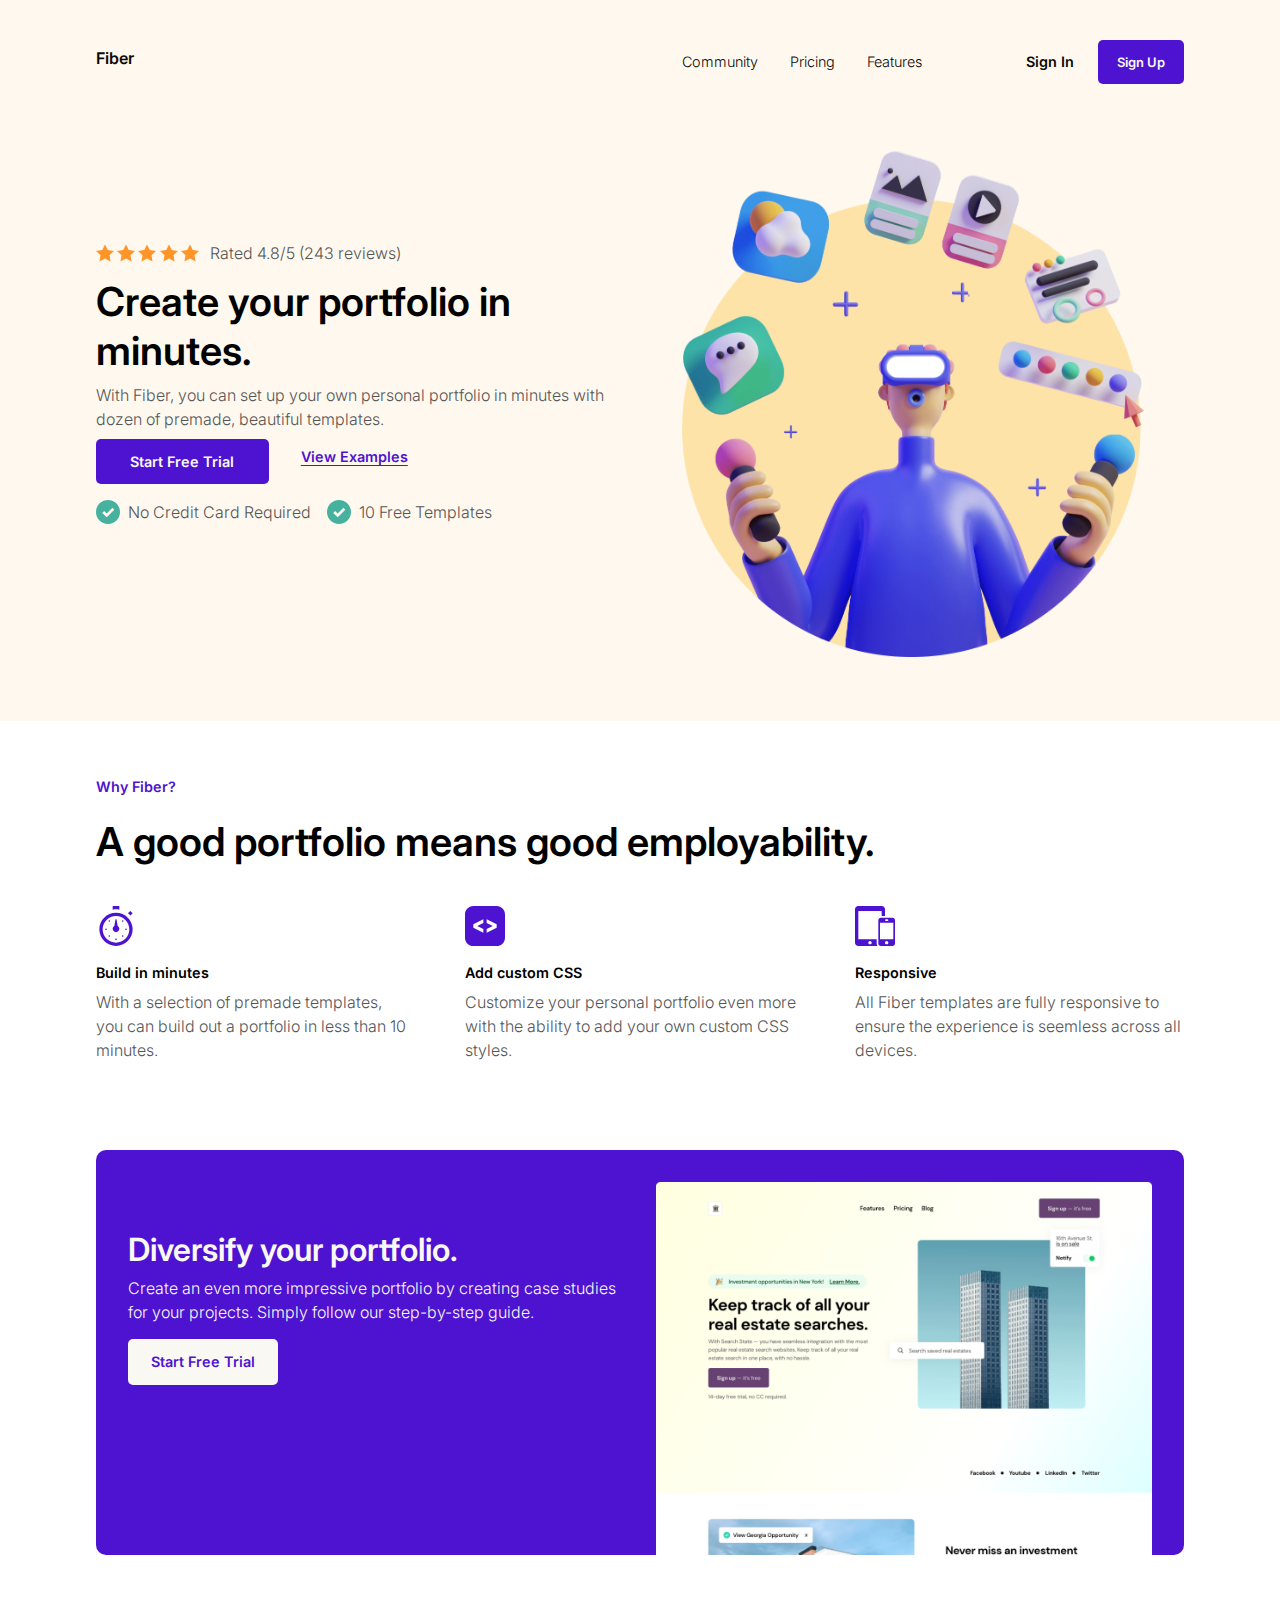
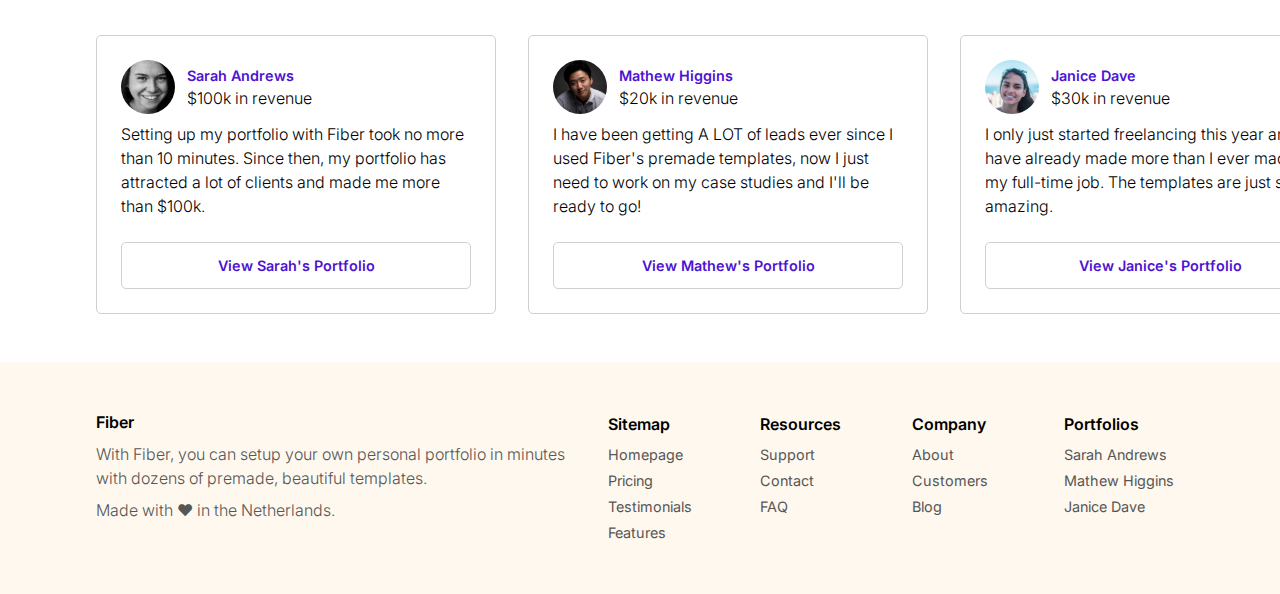
<file: index.html>
<!DOCTYPE html>
<html lang="en">
<head>
    <meta charset="UTF-8">
    <meta http-equiv="X-UA-Compatible" content="IE=edge">
    <meta name="viewport" content="width=device-width, initial-scale=1.0">
    <title>Fiber</title>
    <!-- Google Fonts -->
    <link rel="preconnect" href="https://fonts.googleapis.com">
    <link rel="preconnect" href="https://fonts.gstatic.com" crossorigin>
    <link 
        href="https://fonts.googleapis.com/css2?family=Inter:wght@300;400;600&display=swap" 
        rel="stylesheet">
    <!-- Cloudflare -->
    <link 
        rel="stylesheet" 
        href="https://cdnjs.cloudflare.com/ajax/libs/font-awesome/6.1.1/css/all.min.css">
    <!-- Custom Styles -->
    <link
        href="./index.css"
        rel="stylesheet">
</head>
<body>
    <article class="article article__hero">
        <header class="header">
            <p class="fiber bold">Fiber</p>
            <nav class="nav" aria-label="navigation" aria-hidden="false" data-visible="false">
                <ul class="nav__list">
                    <li class="nav__item"><a href="#" class="nav__link">Community</a></li>
                    <li class="nav__item"><a href="#" class="nav__link">Pricing</a></li>
                    <li class="nav__item"><a href="#" class="nav__link">Features</a></li>
                    <div class="nav__buttons">
                        <button class="nav__item nav__item__sign-in" type="button"><a href="#" class="nav__link nav__link__sign-in">Sign In</a></button>
                        <button class="nav__item bold" type="button"><a href="#" class="nav__link" type="button">Sign Up</a></button>
                    </div>
                </ul>
            </nav>
            <img src="./Assets/Hamburger Menu.svg" alt="toggle menu icon" class="hamburger__icon">
        </header>

        <div class="hero">
            <div class="hero__image__container">
                <img 
                    src="Assets/hero-Illustration.png" 
                    alt="illustrated person using virtual reality goggles"
                    class="hero__image">
            </div>
          <div class="hero__text">
            <div class="hero__ratings">
                <img src="./Assets/star.svg" alt="rating star">
                <img src="./Assets/star.svg" alt="rating star">
                <img src="./Assets/star.svg" alt="rating star">
                <img src="./Assets/star.svg" alt="rating star">
                <img src="./Assets/star.svg" alt="rating star">
                <p>Rated 4.8/5 (243 reviews)</p>
            </div>
            <h1 class="hero__title">Create your portfolio in minutes.</h1>
            <p class="hero__subtitle">
                With Fiber, you can set up your own personal portfolio in minutes with
                dozen of premade, beautiful templates.
            </p>
            <div class="hero__button-with-link">
                <button class="hero__button bold">Start Free Trial</button>
                <div class="examples__link">
                    <a href="#" class="bold">View Examples</a>
                </div>
            </div>
            <div class="checkmark__areas">
                <div class="checkmark__area checkmark__area1">
                    <img src="./Assets/Checkmark.svg" alt="checkmark" class="checkmark__icon">
                    <p class="checkmark__text">No Credit Card Required</p>
                </div>
                <div class="checkmark__area checkmark__area2">
                    <img src="./Assets/Checkmark.svg" alt="checkmark" class="checkmark__icon">
                    <p class="checkmark__text">10 Free Templates</p>
                </div>
            </div>
          </div>
        </div>
    </article>

    <article class="article article__why-fiber">
        <p class="article__title__why-fiber bold">Why Fiber?</p>
        <h1 class="article__subtitle article__subtitle__why-fiber">
            A good portfolio means good employability.
        </h1>

        <div class="features__why-fiber">
            <div class="feature feature1">
                <img src="./Assets/time.svg" alt="a stopwatch" class="feature__icon">
                <p class="feature__title bold">Build in minutes</p>
                <p class="feature__body">
                    With a selection of premade templates, you can build out
                    a portfolio in less than 10 minutes.
                </p>
            </div>
            <div class="feature feature2">
                <img src="./Assets/code.svg" alt="a code icon" class="feature__icon">
                <p class="feature__title bold">Add custom CSS</p>
                <p class="feature__body">
                    Customize your personal portfolio even more with the 
                    ability to add your own custom CSS styles.
                </p>
            </div>
            <div class="feature feature3">
                <img src="./Assets/allSizes.svg" alt="a tablet and phone" class="feature__icon">
                <p class="feature__title bold">Responsive</p>
                <p class="feature__body">
                    All Fiber templates are fully responsive to ensure the
                    experience is seemless across all devices.
                </p>
            </div>
        </div>
    </article>

    <article class="article article__free-trial">
        <div class="article__free-trial__container">
          <div>
            <h1 class="article__title">
                Diversify your portfolio.
            </h1>
            <p class="article__body">
                Create an even more impressive portfolio by creating case
                studies for your projects. Simply follow our step-by-step guide.
            </p>
            <button class="free-trial-button">Start Free Trial</button>
          </div>
            <img src="./Assets/Page Image.png" alt="portfolio page example" class="free-trial-image">
        </div>
    </article>

    <article class="article article__testimonials">
        <div class="testimonials__list">
            <div class="testimonial">
                <div class="testimonial-header">
                    <img src="./Assets/User Avatar.svg" alt="sarah andrews headshot">
                    <div>
                        <p class="testimonial-name bold">Sarah Andrews</p>
                        <p>$100k in revenue</p>
                    </div>
                </div>
                <div class="testimonial-body">
                    <p>
                        Setting up my portfolio with Fiber took no more than 10 minutes. 
                        Since then, my portfolio has attracted a lot of clients and made 
                        me more than $100k.
                    </p>
                </div>
                <button class="testimonial-btn">View Sarah's Portfolio</button>
            </div>

            <div class="testimonial">
                <div class="testimonial-header">
                    <img src="./Assets/User Avatar 2.svg" alt="sarah andrews headshot">
                    <div>
                        <p class="testimonial-name bold">Mathew Higgins</p>
                        <p>$20k in revenue</p>
                    </div>
                </div>
                <div class="testimonial-body">
                    <p>
                        I have been getting A LOT of leads ever since I used Fiber's premade 
                        templates, now I just need to work on my case studies and I'll be 
                        ready to go!
                    </p>
                </div>
                <button class="testimonial-btn">View Mathew's Portfolio</button>
            </div>

            <div class="testimonial">
                <div class="testimonial-header">
                    <img src="./Assets/User Avatar 32.svg" alt="sarah andrews headshot">
                    <div>
                        <p class="testimonial-name bold">Janice Dave</p>
                        <p>$30k in revenue</p>
                    </div>
                </div>
                <div class="testimonial-body">
                    <p>
                        I only just started freelancing this year and I have already made 
                        more than I ever made in my full-time job. The templates are 
                        just so amazing.
                    </p>
                </div>
                <button class="testimonial-btn">View Janice's Portfolio</button>
            </div>
        </div>
    </article>

    <footer class="footer">
        <div class="fiber-description">
            <p class="bold">Fiber</p>
            <p>
                With Fiber, you can setup your own personal portfolio in minutes 
                with dozens of premade, beautiful templates.
            </p>
            <p>Made with ♥ in the Netherlands.</p>
        </div>

        <div class="footer-nav">
            <ul class="footer-nav__list">
                <ul class="footer-nav__list-item">
                    <li class="footer-nav__list-title bold">Sitemap</li>
                    <li class="footer-nav__list-subitem">
                        <a href="#" class="footer-nav__link">Homepage</a>
                    </li>
                    <li class="footer-nav__list-subitem">
                        <a href="#" class="footer-nav__link">Pricing</a>
                    </li>
                    <li class="footer-nav__list-subitem">
                        <a href="#" class="footer-nav__link">Testimonials</a>
                    </li>
                    <li class="footer-nav__list-subitem">
                        <a href="#" class="footer-nav__link">Features</a>
                    </li>
                </ul>

                <ul class="footer-nav__list-item">
                    <li class="footer-nav__list-title bold">Resources</li>
                    <li class="footer-nav__list-subitem">
                        <a href="#" class="footer-nav__link">Support</a>
                    </li>
                    <li class="footer-nav__list-subitem">
                        <a href="#" class="footer-nav__link">Contact</a>
                    </li>
                    <li class="footer-nav__list-subitem">
                        <a href="#" class="footer-nav__link">FAQ</a>
                    </li>
                </ul>

                <ul class="footer-nav__list-item">
                    <li class="footer-nav__list-title bold">Company</li>
                    <li class="footer-nav__list-subitem">
                        <a href="#" class="footer-nav__link">About</a>
                    </li>
                    <li class="footer-nav__list-subitem">
                        <a href="#" class="footer-nav__link">Customers</a>
                    </li>
                    <li class="footer-nav__list-subitem">
                        <a href="#" class="footer-nav__link">Blog</a>
                    </li>
                </ul>

                <ul class="footer-nav__list-item">
                    <li class="footer-nav__list-title bold">Portfolios</li>
                    <li class="footer-nav__list-subitem">
                        <a href="#" class="footer-nav__link">Sarah Andrews</a>
                    </li>
                    <li class="footer-nav__list-subitem">
                        <a href="#" class="footer-nav__link">Mathew Higgins</a>
                    </li>
                    <li class="footer-nav__list-subitem">
                        <a href="#" class="footer-nav__link">Janice Dave</a>
                    </li>
                </ul>
            </ul>
        </div>
    </footer>

    <script src="./index.js"></script>
</body>
</html>
</file>
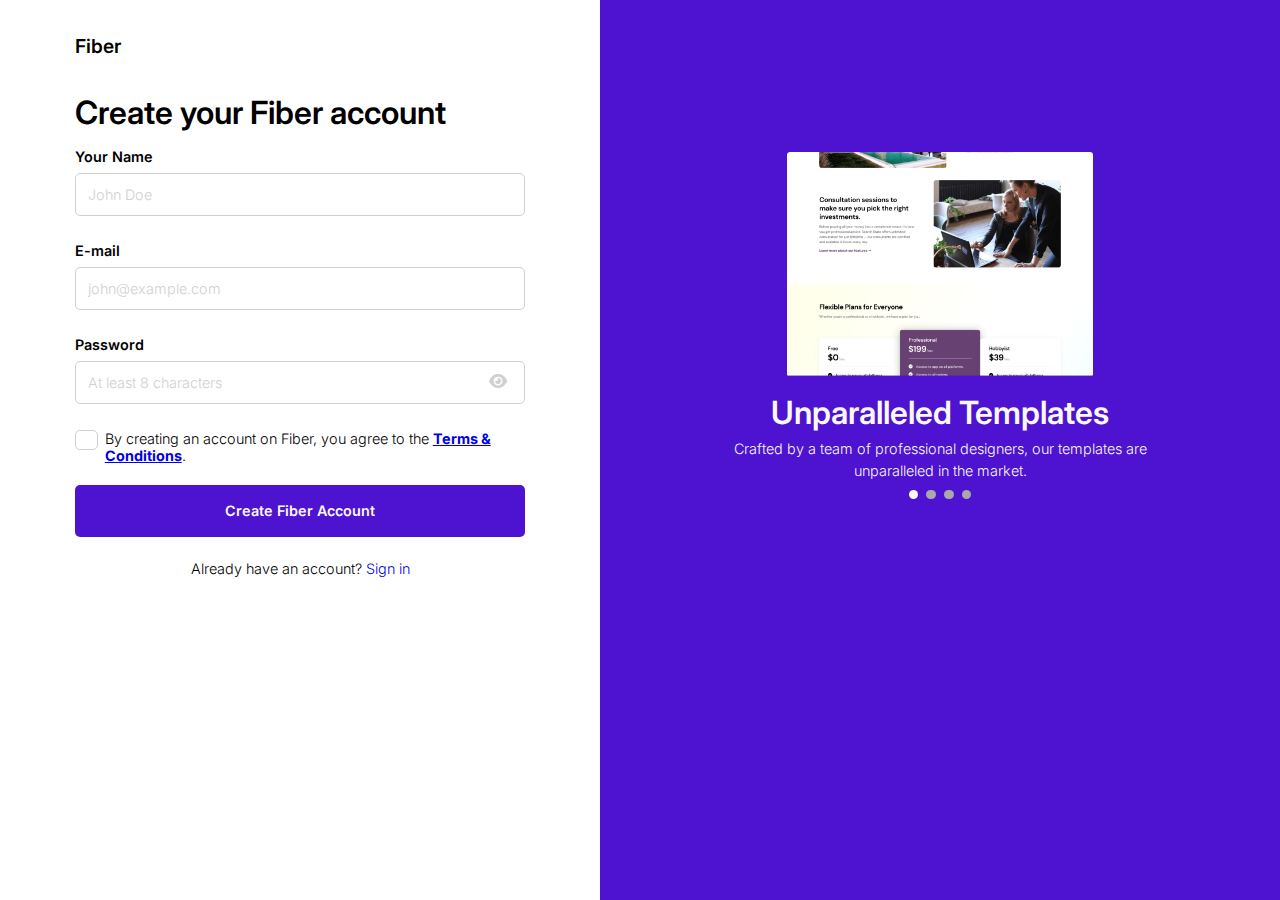
<file: signUp.html>
<!DOCTYPE html>
<html lang="en">
<head>
    <meta charset="UTF-8">
    <meta http-equiv="X-UA-Compatible" content="IE=edge">
    <meta name="viewport" content="width=device-width, initial-scale=1.0">
    <title>Fiber</title>
    <!-- Google Fonts -->
    <link rel="preconnect" href="https://fonts.googleapis.com">
    <link rel="preconnect" href="https://fonts.gstatic.com" crossorigin>
    <link 
        href="https://fonts.googleapis.com/css2?family=Inter:wght@300;400;600&display=swap" 
        rel="stylesheet">
    <!-- Cloudflare -->
    <link 
        rel="stylesheet" 
        href="https://cdnjs.cloudflare.com/ajax/libs/font-awesome/6.1.1/css/all.min.css">
    <!-- Custom Styles -->
    <link
        href="./signUp.css"
        rel="stylesheet">
</head>
<body>
    <div class="container">
        <div class="sign-up-page">
            <header>
                <p class="fiber bold">Fiber</p>
            </header>

            <h1 class="sign-up__title">Create your Fiber account</h1>
            
            <form class="sign-up__form">
                <label for="name" class="name__label">Your Name</label>
                <input id="name" name="name" class="name__input" type="text" placeholder="John Doe" required>
                
                <label for="email" class="email__label">E-mail</label>
                <input id="email" name="email" class="email__input" type="email" placeholder="john@example.com" required>

                <label for="password" class="password__label">Password</label>
                <div class="password-container">
                    <input id="password" name="password" class="password__input" type="password" placeholder="At least 8 characters" min="8" required>
                    <i class="fa-solid fa-eye" id="eye"></i>
                </div>

                <div class="terms__area">
                    <input type="checkbox" id="terms" class="input__terms" name="terms" value="terms">
                    <label for="terms" class="terms__label">By creating an account on Fiber, you agree to the 
                        <a href="#" class="terms__link">Terms & Conditions</a>.
                    </label>
                </div>

                <button class="submit-button" type="submit">Create Fiber Account</button>
            </form>

            <p class="sign-in">Already have an account?
                <a href="#" class="sign-in__link">Sign in</a>
            </p>
        </div>

        <div class="sign-up-carousel">
            <div class="sign-up-image">
                <img src="./Assets/Sign Up Image.png" alt="template examples" class="sign-up-image-image">
            </div>

            <h1 class="sign-up-carousel__title">Unparalleled Templates</h1>
            <p class="sign-up-carousel__body">
                Crafted by a team of professional designers, our templates are unparalleled
                in the market.
            </p>

            <form class="template-picker" action="change-template-example">
                <label for="template1" class="visually-hidden" aria-hidden="true">Template 1</label>
                <input type="radio" name="template" id="template1" checked>

                <label for="template2" class="visually-hidden" aria-hidden="true">Template 2</label>
                <input type="radio" name="template" id="template2">

                <label for="template3" class="visually-hidden" aria-hidden="true">Template 3</label>
                <input type="radio" name="template" id="template3">

                <label for="template4" class="visually-hidden" aria-hidden="true">Template 4</label>
                <input type="radio" name="template" id="template4">
            </form>
        </div>
    </div>

    <script src="signUp.js"></script>
</body>
</html>
</file>
<file: index.css>
*, *::before, *::after {
    box-sizing: border-box;
}

* {
    margin: 0;
    padding: 0;
    font: inherit;
}

:root {
    --ff-primary: 'Inter', sans-serif;

    --fw-h1: 600;
    --fw-body-bold: 600;
    --fw-body: 300;

    --fs-h1: 1.8em;
    --fs-body-bold: .9em;
    --fs-body: .9em;

    --clr-light: #F9F8F3;
    --clr-light-yellow: #fff8ee;
    --clr-dark: #0B0A08;
    --clr-dark-gray: #565656;
    --clr-accent: #4E13D1;
}

html {
    /* color-scheme: dark light; */
    scroll-behavior: smooth;
}

body {
    min-height: 100vh;
}

img, picture, svg, video {
    display: block;
    max-width: 100%;
}

/* Typography */

h1 {
    font-family: var(--ff-primary);
    font-weight: var(--fw-h1);
    font-size: var(--fs-h1);
}

p {
    font-family: var(--ff-primary);
    font-weight: var(--fw-body);
    font-size: var(--fs-body);
    line-height: 1.5em;
    color: var(--clr-dark-gray);
}

.bold {
    font-family: var(--ff-primary);
    font-weight: var(--fw-body-bold);
    font-size: var(--fs-body-bold);
}

label {
    font-family: var(--ff-primary);
    font-weight: var(--fw-body-bold);
    font-size: var(--fs-body-bold);
}

input {
    font-family: var(--ff-primary);
    font-weight: var(--fw-body);
    font-size: var(--fs-body);
}

@media (min-width: 800px) {
    h1 { font-size: 2.5em }
    p { font-size: 1em }
}

/* General Styles */

h1 { padding: .5em 0 .2em }

p { padding-bottom: .5em }

button {
    background-color: var(--clr-accent);
    color: var(--clr-light);
    border: none;
    border-radius: 5px;
    width: 100%;
    transition: 250ms ease-in-out;
}

button:hover {
    cursor: pointer;
    scale: 105%;
    transition: 250ms ease-in-out;
}

.header {
    display: flex;
    justify-content: space-between;
    align-items: center;
}

article {
    padding: 3em 1.8em 1em;
}

.article__subtitle {
    padding: .3em 0 1em;
}

@media (min-width: 800px) {
    article {
        padding: 2.5em 6em;
    }
}

/* Nav */

.nav__list {
    list-style: none;
    padding-left: 0;
    display: flex;
    justify-content: space-between;
    align-items: center;
}

.nav__item {
    padding: 0 1em;
}

.nav__link{
    font-family: var(--ff-primary);
    font-weight: var(--fw-body);
    font-size: var(--fs-body);
    text-decoration: none;
    color: var(--clr-dark);
}

.nav__buttons {
    display: inline-flex;
    margin-left: 4em;
}

.nav__item[type="button"] { 
    padding: .8em 1em;
    width: 6em;
}
.nav__link[type="button"] { 
    color: var(--clr-light);
    font-weight: var(--fw-body-bold);
}

.nav__item__sign-in {
    background-color: transparent;
}
.nav__link__sign-in { font-weight: var(--fw-body-bold) }

.hamburger__icon { 
    display: none;
    z-index: 9999;
}
.hamburger__icon:hover {
    cursor: pointer;
}

.fiber { z-index: 10 }


@media (max-width: 800px) {
    .hamburger__icon {
        display: block;

    }

    .nav {
        position: fixed;
        background-color: rgba(255, 255, 255, 0.8);
        backdrop-filter: blur(3px);
        inset: 0;
        transform: translateX(100%);
        transition: 500ms ease-in-out;
    }

    .nav[data-visible="true"] {
        transform: translateX(0%);
        transition: 500ms ease-in-out;
    }

    .nav__list {
        flex-direction: column;
        justify-content: space-evenly;
        height: 100vh;
    }

    .nav__buttons {
        flex-direction: column;
        align-items: center;
        margin: 0;
    }

    .nav__item[type="button"] {
        margin: 1em 0;
    }
}

/* Hero */
.fiber {
    color: var(--clr-dark);
    font-size: 1em;
}

.article__hero {
    background-color: var(--clr-light-yellow);
}

.hero__ratings {
    display: none;
}

.hero__button {
    padding: 1em 2em;
    margin: .8em auto;
}

.examples__link {
    margin: .5em auto 1em;
    text-align: center;
}

.examples__link > * {
    color: var(--clr-accent);
    text-underline-offset: 3px;
}

.checkmark__area {
    display: flex;
    align-items: flex-start;
    gap: .5em;
    margin: .2em auto;
}

@media (min-width: 800px) {
    .article__hero { padding-bottom: 4em }

    .hero {
        display: flex;
        flex-direction: row-reverse;
        align-items: center;
        margin-top: 2em;
    }

    .hero__ratings {
        display: inline-flex;
        gap: .2em;
    }
    
    .hero__ratings p {
        padding: 0 0 0 .5em;
    }

    .hero__title { padding-top: .2em }

    .hero__image__container,
    .hero__text { flex-basis: 50% }

    .hero__button { 
        max-width: 12em;
        margin: 0;
    }

    .examples__link { margin-left: 2em }

    .hero__button-with-link,
    .checkmark__areas {
        display: flex;
        justify-content: flex-start;
        align-items: center;
    }

    .checkmark__area { margin: 1em 1em 0 0 }
}


/* why fiber? article */

.article__title__why-fiber { 
    color: var(--clr-accent);
    padding-top: 1em;
}

.features__why-fiber {
    display: flex;
    flex-direction: column;
    gap: 1.5em;
}

.feature__title { color: #000 }

.feature img { padding-bottom: 1em }

@media(min-width: 800px) {
    .features__why-fiber {
        flex-direction: row;
        gap: 3.5em;
    }
}


/* free trial article */

.article__free-trial h1,
.article__free-trial p { color: var(--clr-light) }


.article__free-trial__container {
    background-color: var(--clr-accent);
    padding: 2em 2em 0;
    border-radius: 10px;
}

.free-trial-button {
    background-color: var(--clr-light);
    color: var(--clr-accent);
    font-family: var(--ff-primary);
    font-weight: var(--fw-body-bold);
    font-size: var(--fs-body-bold);
    padding: 1em;
    margin-top: .5em;
}

.article__free-trial__container img {
    margin-top: 3em;
}

@media(min-width: 800px) {
    .article__free-trial__container {
        display: grid;
        grid-template-columns: 1fr 1fr;
        gap: 2em;
    }

    .article__free-trial__container div {
        padding-top: 2em;
    }

    .article__free-trial h1 {
        font-size: 2em;
    }

    .article__free-trial__container img {
        margin-top: 0;
    }

    .free-trial-button {
        max-width: 150px;
    }
}


/* testimonials */

.testimonials__list {
    display: flex;
    flex-direction: column;
    gap: 2em;
}

.testimonial {
    border: 1px solid #d0d0d0;
    border-radius: 5px;
    padding: 1em;
}

.testimonial-header > * {
    display: inline-block;
    padding-bottom: .5em;
}

.testimonial-header img { 
    vertical-align: top;
    padding-right: .5em;
}

.testimonial p:not(.testimonial-name) { 
    color: #000;
    padding-bottom: 0;
}

.testimonial-name { 
    color: var(--clr-accent);
    padding: 5px 0 0;
}

.testimonial-body { padding-bottom: .5em }

.testimonial button {
    background-color: transparent;
    border: 1px solid #d0d0d0;
    color: var(--clr-accent);
    font-family: var(--ff-primary);
    font-weight: var(--fw-body-bold);
    font-size: var(--fs-body-bold);
    padding: 1em;
}

.article__testimonials { padding-bottom: 3em }

@media (min-width: 800px) {
    .article__testimonials {
        overflow-x: scroll;
    }

    .testimonials__list {
        flex-direction: row;
        flex-wrap: nowrap;
    }

    .testimonials__list > * {
        min-width: 400px;
        padding: 1.5em;
    }

    .testimonial-body { padding-bottom: 1.5em }
}


/* footer */

footer {
    background-color: var(--clr-light-yellow);
    padding: 3em 2em;
    display: flex;
    flex-direction: column;
    gap: 2em;
}

.fiber-description .bold,
.footer-nav__list-title { 
    color: #000;
    font-size: 1em;
}

.footer-nav__list {
    display: flex;
    flex-direction: column;
    gap: 2em;
}

.footer-nav__list-title { padding-bottom: .5em }

footer ul {
    list-style: none;
}

footer li { padding: .25em 0 }

footer a {
    text-decoration: none;
    font-family: var(--ff-primary);
    font-weight: var(--fs-body);
    font-size: var(--fs-body);
    color: var(--clr-dark-gray);
}

@media (min-width: 800px) {
    footer { padding: 3em 6em }
}

@media (min-width: 1000px) {
    footer, .footer-nav__list {
        flex-direction: row;
        gap: 2em;
    }

    .footer-nav__list-item {
        min-width: 120px;
    }
}
</file>
<file: signUp.css>
*, *::before, *::after {
    box-sizing: border-box;
}

* {
    margin: 0;
    padding: 0;
    font: inherit;
}

:root {
    --ff-primary: 'Inter', sans-serif;

    --fw-h1: 600;
    --fw-body-bold: 600;
    --fw-body: 300;

    --fs-h1: 2em;
    --fs-body-bold: .9em;
    --fs-body: .9em;

    --clr-light: #F9F8F3;
    --clr-dark: #0B0A08;
    --clr-accent: #4E13D1;
}

html {
    /* color-scheme: dark light; */
    scroll-behavior: smooth;
}

body {
    min-height: 100vh;
}

img, picture, svg, video {
    display: block;
    max-width: 100%;
}

/* Typography */

h1 {
    font-family: var(--ff-primary);
    font-weight: var(--fw-h1);
    font-size: var(--fs-h1);
}

p {
    font-family: var(--ff-primary);
    font-weight: var(--fw-body);
    font-size: var(--fs-body);
    line-height: 1.5em;
}

.bold {
    font-family: var(--ff-primary);
    font-weight: var(--fw-body-bold);
    font-size: var(--fs-body-bold);
}

label {
    font-family: var(--ff-primary);
    font-weight: var(--fw-body-bold);
    font-size: var(--fs-body-bold);
}

input {
    font-family: var(--ff-primary);
    font-weight: var(--fw-body);
    font-size: var(--fs-body);
}

/* General */

header,
h1,
form,
p {
    max-width: 450px;
    margin: 0 auto;
}


/* Sign up page */

.container { height: 100vh }

.sign-up-page {
    padding: 3em 2em;
}

.fiber {
    font-size: 1.2em;
}

.sign-up__title {
    margin: 1.5em auto .5em;
}

.name__label,
.email__label,
.password__label { 
    display: block;
    padding-bottom: 8px;
}

.name__input,
.email__input,
.password__input {
    margin-bottom: 1.8em;
    padding: 12px;
    border: 1px solid #d0d0d0;
    border-radius: 5px;
    width: 100%;
}

.name__input::placeholder,
.email__input::placeholder,
.password__input::placeholder {
    color: #d0d0d0;
}

.password-container {
    width: 100%;
    position: relative;
}

.fa-eye {
    position: absolute;
    top: 18%;
    right: 4%;
    cursor: pointer;
    color: #d0d0d0;
}

.terms__area {
    display: flex;
    justify-content: flex-start;
    max-width: 600px;
}

.input__terms {
    appearance: none;
    border: 1px solid #d0d0d0;
    border-radius: 5px;
    width: 25px;
    height: 20px;
    margin-right: .5em;
    vertical-align: sub;
    position: relative;
}

.input__terms:checked::before {
    position: absolute;
    left: 3px;
    content: "✓";
}

.terms__label {
    font-weight: var(--fw-body);
}

.terms__link {
    font-weight: bold;
}

.submit-button {
    background-color: var(--clr-accent);
    color: var(--clr-light);
    font-family: var(--ff-primary);
    font-weight: var(--fw-body-bold);
    font-size: var(--fs-body-bold);
    border: none;
    border-radius: 5px;
    margin: 1.5em 0;
    padding: 1.2em 3em;
    width: 100%;
}

.sign-in { text-align: center }

.sign-in__link {
    text-decoration: none;
    cursor: pointer;
}

.sign-up-carousel {
    display: none;
}

.visually-hidden { display: none }

@media (min-width: 800px) {
    .container {
        display: flex;
    }

    .sign-up-page {
        flex: 1 1 0;
        padding: 2em 2.5em;
    }

    .sign-up__title {
        margin-top: 1em;
    }

    .sign-up-carousel {
        display: block;
        flex: 1 1 0;
        background-color: var(--clr-accent);
        padding: 3em 5em;
    }

    .sign-up-image {
        margin: 6.5em auto 1em;
    }

    .sign-up-image-image {
        margin: 0 auto;
        max-width: 600px;
        height: 225px;
        object-fit: contain;
    }

    .sign-up-carousel__title,
    .sign-up-carousel__body {
        color: var(--clr-light);
        text-align: center;
        margin-bottom: .2em;
    }

    .sign-up-carousel__body {
        max-width: 420px;
        margin: 0 auto;
    }

    .template-picker {
        display: flex;
        gap: .5em;
        width: fit-content;
        margin-inline: auto;
        padding: .5em 2em;
    }

    .template-picker:hover,
    .template-picker input[type="radio"]:hover {
        cursor: pointer
    }

    .template-picker input[type="radio"] {
        appearance: none;
        background-color: #a9a9a9;
        width: .6rem;
        height: .6rem;
        border: none;
        border-radius: 50%;
    }

    .template-picker input[type="radio"]:checked {
        background-color: var(--clr-light);
    }
}
</file>
